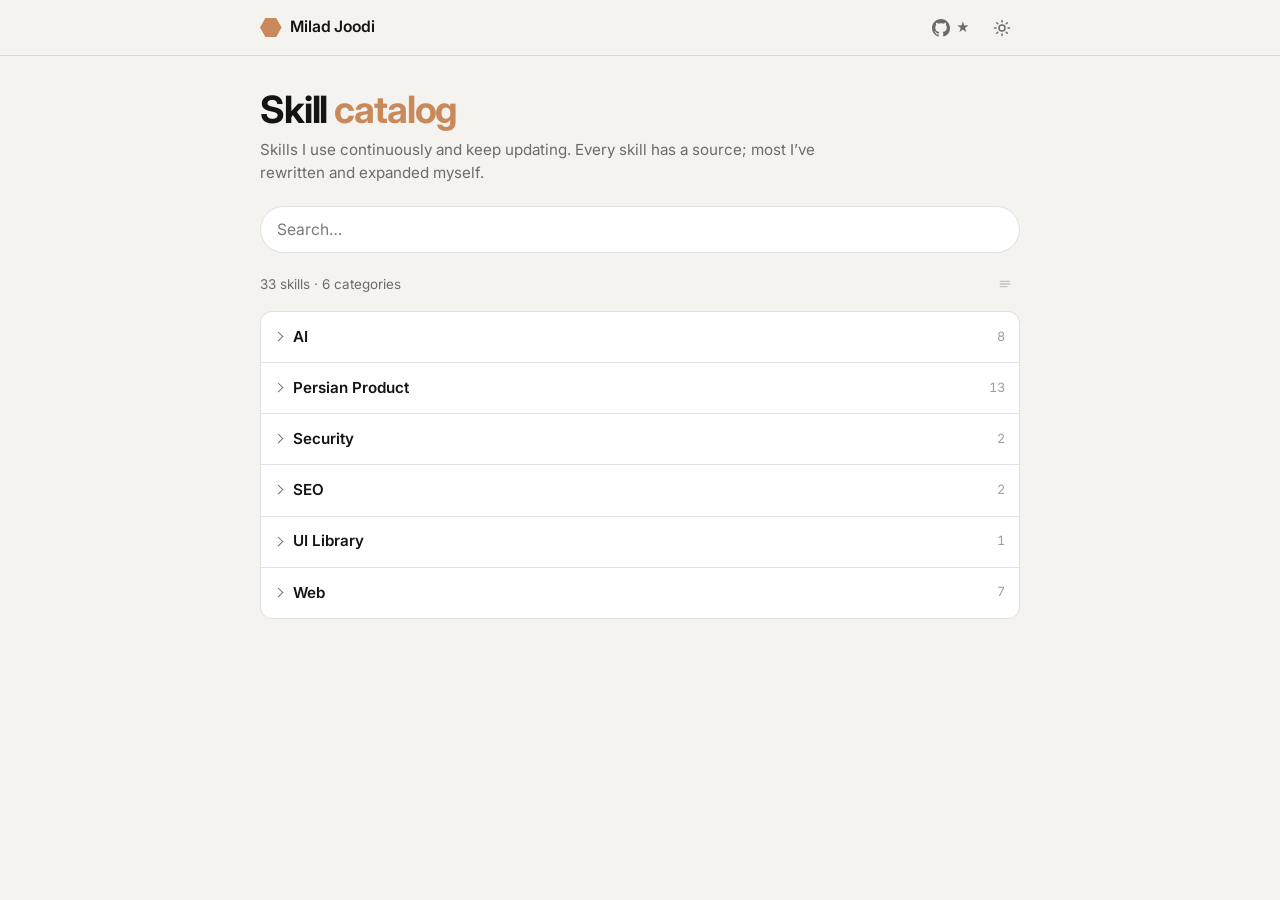
<file: index.html>
<!DOCTYPE html>
<html lang="en">
  <head>
    <meta charset="UTF-8" />
    <meta name="viewport" content="width=device-width, initial-scale=1.0" />
    <meta
      name="description"
      content="Milad Joodi’s skill catalog—agent skills I use continuously, keep updated, and mostly rewrite myself."
    />
    <title>Milad Joodi · Skill catalog</title>
    <link rel="preconnect" href="https://fonts.googleapis.com" />
    <link rel="preconnect" href="https://fonts.gstatic.com" crossorigin />
    <link
      href="https://fonts.googleapis.com/css2?family=Inter:wght@400;500;600;700&display=swap"
      rel="stylesheet"
    />
    <link rel="stylesheet" href="css/main.css" />
    <link rel="stylesheet" href="css/components.css" />
    <link rel="stylesheet" href="css/responsive.css" />
    <link rel="icon" href="assets/icons/favicon.svg" type="image/svg+xml" />
    <script>
      (function () {
        var stored = localStorage.getItem("agent-skills-theme");
        var theme =
          stored ||
          (window.matchMedia("(prefers-color-scheme: dark)").matches
            ? "dark"
            : "light");
        document.documentElement.setAttribute("data-theme", theme);
      })();
    </script>
  </head>
  <body>
    <a class="skip-link" href="#main">Skip to content</a>

    <header class="site-header">
      <div class="container header-inner">
        <a class="brand" href="index.html">
          <span class="brand-mark" aria-hidden="true"></span>
          Milad Joodi
        </a>
        <div class="site-nav">
          <a
            class="github-link"
            id="github-stars"
            href="https://github.com/MiladJoodi/agent-skills"
            target="_blank"
            rel="noopener noreferrer"
            aria-label="Star on GitHub"
          >
            <svg class="github-octicon" viewBox="0 0 16 16" width="18" height="18" aria-hidden="true">
              <path
                fill="currentColor"
                d="M8 0C3.58 0 0 3.58 0 8c0 3.54 2.29 6.53 5.47 7.59.4.07.55-.17.55-.38 0-.19-.01-.82-.01-1.49-2.01.37-2.53-.49-2.69-.94-.09-.23-.48-.94-.82-1.13-.28-.15-.68-.52-.01-.53.63-.01 1.08.58 1.23.82.72 1.21 1.87.87 2.33.66.07-.52.28-.87.51-1.07-1.78-.2-3.64-.89-3.64-3.95 0-.87.31-1.59.82-2.15-.08-.2-.36-1.02.08-2.12 0 0 .67-.21 2.2.82.64-.18 1.32-.27 2-.27s1.36.09 2 .27c1.53-1.04 2.2-.82 2.2-.82.44 1.1.16 1.92.08 2.12.51.56.82 1.27.82 2.15 0 3.07-1.87 3.75-3.65 3.95.29.25.54.73.54 1.48 0 1.07-.01 1.93-.01 2.2 0 .21.15.46.55.38A8.01 8.01 0 0 0 16 8c0-4.42-3.58-8-8-8z"
              />
            </svg>
            <span class="github-star-count" id="github-star-count">–</span>
          </a>
          <button
            type="button"
            class="theme-toggle"
            id="theme-toggle"
            aria-label="Toggle color theme"
          >
            <span class="theme-toggle-icons" aria-hidden="true">
              <svg class="theme-icon theme-icon-sun" viewBox="0 0 24 24" width="18" height="18" fill="none">
                <circle cx="12" cy="12" r="4" stroke="currentColor" stroke-width="2" />
                <path
                  stroke="currentColor"
                  stroke-width="2"
                  stroke-linecap="round"
                  d="M12 2v2M12 20v2M2 12h2M20 12h2M4.93 4.93l1.41 1.41M17.66 17.66l1.41 1.41M4.93 19.07l1.41-1.41M17.66 6.34l1.41-1.41"
                />
              </svg>
              <svg class="theme-icon theme-icon-moon" viewBox="0 0 24 24" width="18" height="18" fill="none">
                <path
                  stroke="currentColor"
                  stroke-width="2"
                  stroke-linecap="round"
                  stroke-linejoin="round"
                  d="M12 3a6 6 0 0 0 9 9 9 9 0 1 1-9-9Z"
                />
              </svg>
            </span>
          </button>
        </div>
      </div>
    </header>

    <main id="main">
      <section id="catalog" class="catalog catalog-home" aria-labelledby="catalog-title">
        <div class="container">
          <div class="section-head">
            <h1 id="catalog-title">Skill <span class="accent">catalog</span></h1>
            <p class="section-lead">
              Skills I use continuously and keep updating. Every skill has a source;
              most I’ve rewritten and expanded myself.
            </p>
          </div>

          <div class="toolbar">
            <label class="search-field">
              <span class="visually-hidden">Search skills</span>
              <input
                type="search"
                id="search-input"
                placeholder="Search…"
                autocomplete="off"
              />
            </label>
          </div>

          <div class="results-bar">
            <p class="results-meta" id="results-meta" aria-live="polite">Loading skills…</p>
            <button
              type="button"
              class="collapse-all-btn"
              id="collapse-all"
              aria-label="Collapse all categories"
              title="Collapse all"
              hidden
            >
              <svg viewBox="0 0 24 24" width="16" height="16" fill="none" aria-hidden="true">
                <path
                  stroke="currentColor"
                  stroke-width="2"
                  stroke-linecap="round"
                  stroke-linejoin="round"
                  d="M5 8h14M5 12h14M5 16h10"
                />
              </svg>
            </button>
          </div>
          <ul class="skills-tree" id="skills-grid"></ul>
          <p class="empty-state" id="empty-state" hidden>No skills match.</p>
        </div>
      </section>
    </main>

    <div id="skill-drawer" class="skill-drawer" hidden>
      <div class="drawer-backdrop" id="drawer-backdrop"></div>
      <aside
        class="drawer-panel"
        id="drawer-panel"
        role="dialog"
        aria-modal="true"
        aria-labelledby="drawer-title"
      >
        <header class="drawer-header">
          <div class="drawer-heading">
            <h2 id="drawer-title">Skill</h2>
            <div class="drawer-sub" id="drawer-sub"></div>
          </div>
          <button type="button" class="drawer-close" id="drawer-close" aria-label="Close">
            ×
          </button>
        </header>
        <div class="drawer-body" id="drawer-body"></div>
      </aside>
    </div>

    <script src="js/skills-data.js"></script>
    <script src="js/app.js"></script>
  </body>
</html>
</file>
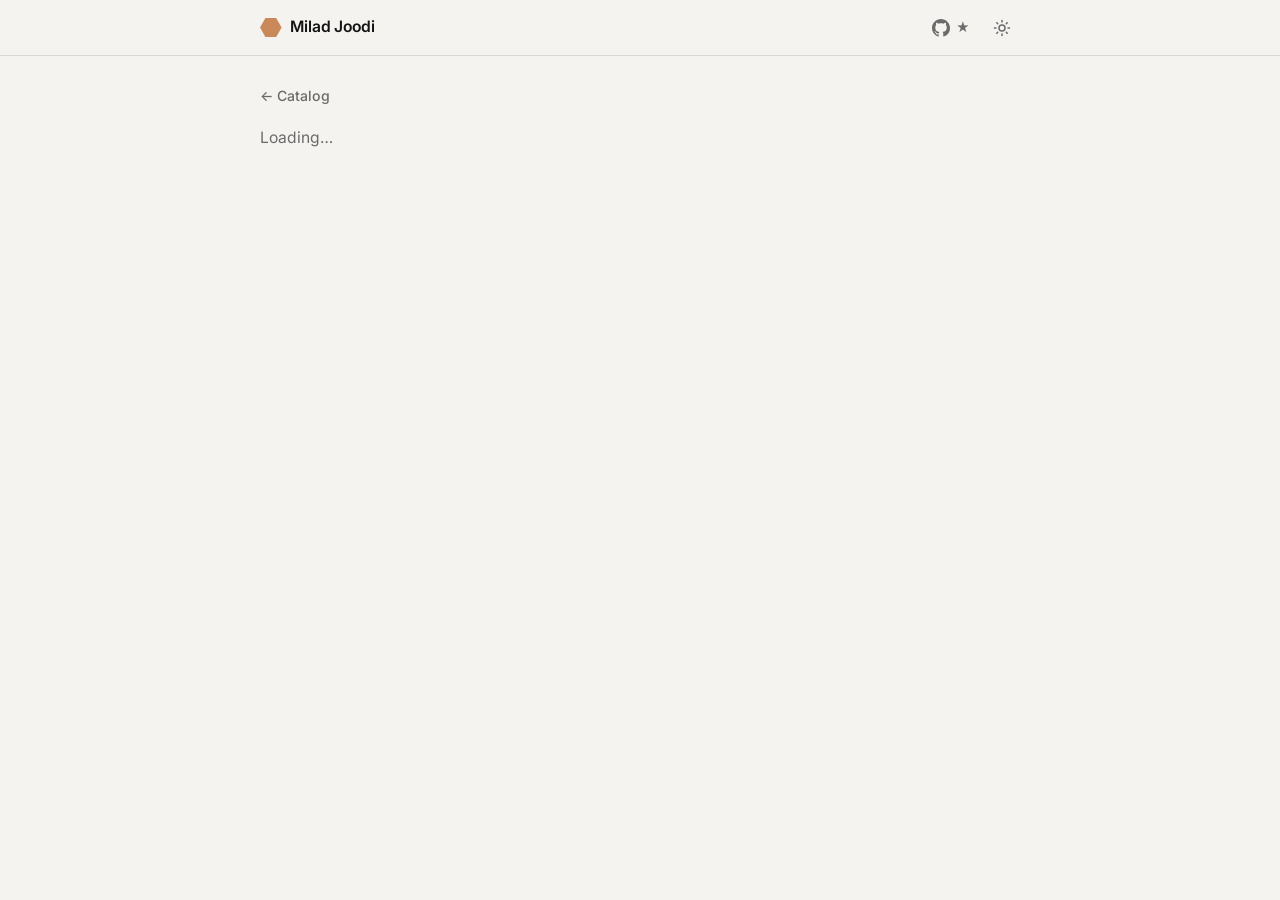
<file: pages/skill.html>
<!DOCTYPE html>
<html lang="en">
  <head>
    <meta charset="UTF-8" />
    <meta name="viewport" content="width=device-width, initial-scale=1.0" />
    <meta name="description" content="Download this Agent Skill" />
    <title>Skill · Milad Joodi</title>
    <link rel="preconnect" href="https://fonts.googleapis.com" />
    <link rel="preconnect" href="https://fonts.gstatic.com" crossorigin />
    <link
      href="https://fonts.googleapis.com/css2?family=Inter:wght@400;500;600;700&display=swap"
      rel="stylesheet"
    />
    <link rel="stylesheet" href="../css/main.css" />
    <link rel="stylesheet" href="../css/components.css" />
    <link rel="stylesheet" href="../css/responsive.css" />
    <link rel="icon" href="../assets/icons/favicon.svg" type="image/svg+xml" />
    <script>
      (function () {
        var stored = localStorage.getItem("agent-skills-theme");
        var theme =
          stored ||
          (window.matchMedia("(prefers-color-scheme: dark)").matches
            ? "dark"
            : "light");
        document.documentElement.setAttribute("data-theme", theme);
      })();
    </script>
  </head>
  <body class="page-skill">
    <a class="skip-link" href="#main">Skip to content</a>

    <header class="site-header">
      <div class="container header-inner">
        <a class="brand" href="../index.html">
          <span class="brand-mark" aria-hidden="true"></span>
          Milad Joodi
        </a>
        <div class="site-nav">
          <a
            class="github-link"
            id="github-stars"
            href="https://github.com/MiladJoodi/agent-skills"
            target="_blank"
            rel="noopener noreferrer"
            aria-label="Star on GitHub"
          >
            <svg class="github-octicon" viewBox="0 0 16 16" width="18" height="18" aria-hidden="true">
              <path
                fill="currentColor"
                d="M8 0C3.58 0 0 3.58 0 8c0 3.54 2.29 6.53 5.47 7.59.4.07.55-.17.55-.38 0-.19-.01-.82-.01-1.49-2.01.37-2.53-.49-2.69-.94-.09-.23-.48-.94-.82-1.13-.28-.15-.68-.52-.01-.53.63-.01 1.08.58 1.23.82.72 1.21 1.87.87 2.33.66.07-.52.28-.87.51-1.07-1.78-.2-3.64-.89-3.64-3.95 0-.87.31-1.59.82-2.15-.08-.2-.36-1.02.08-2.12 0 0 .67-.21 2.2.82.64-.18 1.32-.27 2-.27s1.36.09 2 .27c1.53-1.04 2.2-.82 2.2-.82.44 1.1.16 1.92.08 2.12.51.56.82 1.27.82 2.15 0 3.07-1.87 3.75-3.65 3.95.29.25.54.73.54 1.48 0 1.07-.01 1.93-.01 2.2 0 .21.15.46.55.38A8.01 8.01 0 0 0 16 8c0-4.42-3.58-8-8-8z"
              />
            </svg>
            <span class="github-star-count" id="github-star-count">–</span>
          </a>
          <button
            type="button"
            class="theme-toggle"
            id="theme-toggle"
            aria-label="Toggle color theme"
          >
            <span class="theme-toggle-icons" aria-hidden="true">
              <svg class="theme-icon theme-icon-sun" viewBox="0 0 24 24" width="18" height="18" fill="none">
                <circle cx="12" cy="12" r="4" stroke="currentColor" stroke-width="2" />
                <path
                  stroke="currentColor"
                  stroke-width="2"
                  stroke-linecap="round"
                  d="M12 2v2M12 20v2M2 12h2M20 12h2M4.93 4.93l1.41 1.41M17.66 17.66l1.41 1.41M4.93 19.07l1.41-1.41M17.66 6.34l1.41-1.41"
                />
              </svg>
              <svg class="theme-icon theme-icon-moon" viewBox="0 0 24 24" width="18" height="18" fill="none">
                <path
                  stroke="currentColor"
                  stroke-width="2"
                  stroke-linecap="round"
                  stroke-linejoin="round"
                  d="M12 3a6 6 0 0 0 9 9 9 9 0 1 1-9-9Z"
                />
              </svg>
            </span>
          </button>
        </div>
      </div>
    </header>

    <main id="main" class="skill-page">
      <div class="container">
        <p class="back-link">
          <a href="../index.html">← Catalog</a>
        </p>
        <article id="skill-detail" class="skill-detail" aria-live="polite">
          <p class="loading-state">Loading…</p>
        </article>
      </div>
    </main>

    <script src="../js/skills-data.js"></script>
    <script src="../js/app.js"></script>
  </body>
</html>
</file>
<file: css/main.css>
/* Visual language inspired by cultofclaude.com — personal archive, not marketplace */
:root {
  --font-display: Inter, system-ui, -apple-system, sans-serif;
  --font-body: Inter, system-ui, -apple-system, sans-serif;

  /* Light */
  --bg: #f4f3ef;
  --bg-elevated: #ffffff;
  --ink: #141414;
  --ink-muted: #6b6b6b;
  --line: rgba(20, 20, 20, 0.12);
  --accent: #c9895a;
  --accent-soft: #f0e4d6;
  --accent-ink: #8a5a34;
  --warn: #b45309;
  --radius: 12px;
  --header-h: 3.5rem;
  --max: 760px;
}

html[data-theme="dark"] {
  /* cultofclaude-like charcoal + warm tan */
  --bg: #08080c;
  --bg-elevated: #121218;
  --ink: #eeeef0;
  --ink-muted: #9a9aa3;
  --line: rgba(255, 255, 255, 0.1);
  --accent: #d4a373;
  --accent-soft: #2a2218;
  --accent-ink: #e4c29a;
  --warn: #f0b47a;
}

*,
*::before,
*::after {
  box-sizing: border-box;
}

html {
  scroll-behavior: smooth;
}

body {
  margin: 0;
  min-height: 100vh;
  font-family: var(--font-body);
  font-size: 0.98rem;
  line-height: 1.55;
  color: var(--ink);
  background: var(--bg);
  text-rendering: optimizeLegibility;
  -webkit-font-smoothing: antialiased;
}

img {
  max-width: 100%;
  display: block;
}

a {
  color: var(--accent);
  text-decoration-thickness: 1px;
  text-underline-offset: 0.15em;
}

a:hover {
  color: var(--accent-ink);
}

code {
  font-family: ui-monospace, "SF Mono", "Cascadia Code", monospace;
  font-size: 0.86em;
  padding: 0.12em 0.35em;
  border-radius: 6px;
  background: var(--accent-soft);
  color: var(--accent-ink);
  border: 1px solid var(--line);
}

.container {
  width: min(100% - 2rem, var(--max));
  margin-inline: auto;
}

.visually-hidden {
  position: absolute;
  width: 1px;
  height: 1px;
  padding: 0;
  margin: -1px;
  overflow: hidden;
  clip: rect(0, 0, 0, 0);
  white-space: nowrap;
  border: 0;
}

.skip-link {
  position: absolute;
  left: 1rem;
  top: -4rem;
  z-index: 100;
  padding: 0.5rem 0.85rem;
  background: var(--accent);
  color: #111;
  border-radius: 8px;
  text-decoration: none;
  font-weight: 600;
}

.skip-link:focus {
  top: 1rem;
}

.site-header {
  position: sticky;
  top: 0;
  z-index: 50;
  height: var(--header-h);
  background: color-mix(in srgb, var(--bg) 88%, transparent);
  backdrop-filter: blur(10px);
  border-bottom: 1px solid var(--line);
}

.header-inner {
  height: 100%;
  display: flex;
  align-items: center;
  justify-content: space-between;
  gap: 1rem;
}

.brand {
  display: inline-flex;
  align-items: center;
  gap: 0.55rem;
  color: var(--ink);
  text-decoration: none;
  font-weight: 600;
  font-size: 0.98rem;
  letter-spacing: -0.01em;
}

.brand:hover {
  color: var(--accent);
}

.brand-mark {
  width: 1.35rem;
  height: 1.35rem;
  clip-path: polygon(25% 6%, 75% 6%, 100% 50%, 75% 94%, 25% 94%, 0 50%);
  background: var(--accent);
}

.site-nav {
  display: flex;
  align-items: center;
  gap: 0.25rem;
}

.github-link,
.theme-toggle {
  display: inline-flex;
  align-items: center;
  justify-content: center;
  min-width: 2.25rem;
  height: 2.25rem;
  padding: 0 0.55rem;
  border: 1px solid transparent;
  border-radius: 0.5rem;
  background: transparent;
  color: var(--ink-muted);
  text-decoration: none;
  font-size: 0.82rem;
  font-weight: 600;
  font-variant-numeric: tabular-nums;
  cursor: pointer;
  transition:
    color 0.18s ease,
    background 0.18s ease,
    border-color 0.18s ease;
}

.github-link {
  gap: 0.35rem;
}

.github-link:hover,
.theme-toggle:hover {
  color: var(--accent-ink);
  background: color-mix(in srgb, var(--accent-soft) 70%, transparent);
  border-color: transparent;
}

.github-link svg,
.theme-toggle svg {
  display: block;
  flex-shrink: 0;
  width: 1.125rem;
  height: 1.125rem;
}

.github-star-count {
  min-width: 0.9rem;
  line-height: 1;
}

.section-head {
  margin-bottom: 1.35rem;
}

.section-kicker {
  margin: 0 0 0.55rem;
  color: var(--accent);
  font-size: 0.78rem;
  font-weight: 600;
  letter-spacing: 0.06em;
  text-transform: uppercase;
}

.section-lead {
  margin: 0;
  max-width: 36rem;
  color: var(--ink-muted);
  font-size: 0.95rem;
  line-height: 1.55;
}

@media (prefers-reduced-motion: reduce) {
  html {
    scroll-behavior: auto;
  }

  .tree-caret,
  .tree-skills-panel,
  .tree-skills {
    transition: none !important;
  }
}
</file>
<file: css/components.css>
.theme-toggle {
  min-width: 2.25rem;
  padding: 0;
  color: var(--ink-muted);
}

.theme-toggle-icons {
  position: relative;
  width: 1.125rem;
  height: 1.125rem;
  display: grid;
  place-items: center;
}

.theme-icon {
  grid-area: 1 / 1;
  display: block;
  width: 1.125rem;
  height: 1.125rem;
  transition: opacity 0.28s ease, transform 0.35s cubic-bezier(0.34, 1.4, 0.64, 1);
}

.theme-icon-sun {
  opacity: 1;
  transform: rotate(0deg) scale(1);
}

.theme-icon-moon {
  opacity: 0;
  transform: rotate(-50deg) scale(0.4);
}

html[data-theme="dark"] .theme-icon-sun {
  opacity: 0;
  transform: rotate(50deg) scale(0.4);
}

html[data-theme="dark"] .theme-icon-moon {
  opacity: 1;
  transform: rotate(0deg) scale(1);
}

.btn {
  display: inline-flex;
  align-items: center;
  justify-content: center;
  gap: 0.35rem;
  min-height: 2.35rem;
  padding: 0.45rem 0.95rem;
  border-radius: 999px;
  border: 1px solid transparent;
  font: inherit;
  font-weight: 600;
  font-size: 0.9rem;
  text-decoration: none;
  cursor: pointer;
}

.btn-primary {
  background: var(--accent);
  color: #141414;
}

.btn-primary:hover {
  color: #141414;
  filter: brightness(1.05);
}

.btn-ghost {
  background: transparent;
  border-color: var(--line);
  color: var(--ink);
}

.btn-ghost:hover {
  border-color: color-mix(in srgb, var(--accent) 50%, var(--line));
  color: var(--accent-ink);
}

.btn-small {
  min-height: 1.9rem;
  padding: 0.28rem 0.7rem;
  font-size: 0.8rem;
  font-weight: 500;
}

.toolbar {
  display: grid;
  gap: 0.85rem;
  margin-bottom: 1rem;
}

.search-field input {
  width: 100%;
  min-height: 2.75rem;
  padding: 0.65rem 1rem;
  border: 1px solid var(--line);
  border-radius: 999px;
  background: var(--bg-elevated);
  color: var(--ink);
  font: inherit;
}

.search-field input::placeholder {
  color: color-mix(in srgb, var(--ink-muted) 90%, transparent);
}

.search-field input:focus {
  outline: 2px solid color-mix(in srgb, var(--accent) 55%, transparent);
  outline-offset: 1px;
}

.category-chips {
  display: flex;
  flex-wrap: wrap;
  gap: 0.4rem;
}

.chip {
  min-height: 1.9rem;
  padding: 0.22rem 0.7rem;
  border-radius: 999px;
  border: 1px solid var(--line);
  background: transparent;
  color: var(--ink-muted);
  font: inherit;
  font-size: 0.8rem;
  font-weight: 500;
  cursor: pointer;
}

.chip:hover {
  color: var(--ink);
  border-color: color-mix(in srgb, var(--accent) 40%, var(--line));
}

.chip[aria-pressed="true"] {
  background: var(--accent-soft);
  border-color: color-mix(in srgb, var(--accent) 45%, var(--line));
  color: var(--accent-ink);
}

.catalog-home {
  padding: 2rem 0 12rem;
}

.catalog-home .section-head h1 {
  margin: 0 0 0.4rem;
  font-size: clamp(1.85rem, 3.4vw, 2.35rem);
  font-weight: 700;
  letter-spacing: -0.03em;
  line-height: 1.15;
}

.catalog-home .section-head .section-kicker {
  margin-bottom: 0.65rem;
}

.catalog-home .section-head h1 .accent {
  color: var(--accent);
}

.results-bar {
  display: flex;
  align-items: center;
  justify-content: space-between;
  gap: 0.75rem;
  margin: 0 0 0.75rem;
  min-height: 1.5rem;
}

.results-meta {
  margin: 0;
  color: var(--ink-muted);
  font-size: 0.84rem;
}

.collapse-all-btn {
  flex: 0 0 auto;
  display: inline-flex;
  align-items: center;
  justify-content: center;
  width: 1.85rem;
  height: 1.85rem;
  padding: 0;
  border: 1px solid transparent;
  border-radius: 0.45rem;
  background: transparent;
  color: var(--ink-muted);
  cursor: pointer;
  opacity: 0.35;
  transition:
    opacity 0.22s ease,
    color 0.22s ease,
    border-color 0.22s ease,
    background 0.22s ease;
}

.collapse-all-btn[hidden] {
  display: none;
}

.collapse-all-btn.is-active {
  opacity: 1;
  color: var(--accent);
  border-color: color-mix(in srgb, var(--accent) 35%, var(--line));
  background: color-mix(in srgb, var(--accent-soft) 55%, transparent);
}

.collapse-all-btn.is-active:hover {
  color: var(--accent-ink);
  border-color: color-mix(in srgb, var(--accent) 55%, var(--line));
}

.collapse-all-btn:not(.is-active) {
  pointer-events: none;
}

.collapse-all-btn svg {
  display: block;
}

.skills-tree {
  list-style: none;
  margin: 0;
  padding: 0;
  border: 1px solid var(--line);
  border-radius: var(--radius);
  background: var(--bg-elevated);
  overflow: hidden;
}

.tree-group + .tree-group {
  border-top: 1px solid var(--line);
}

.tree-group-toggle {
  width: 100%;
  display: flex;
  align-items: center;
  gap: 0.65rem;
  padding: 0.8rem 0.9rem;
  border: 0;
  background: transparent;
  color: var(--ink);
  font: inherit;
  font-weight: 600;
  font-size: 0.95rem;
  cursor: pointer;
  text-align: left;
}

.tree-group-toggle:hover {
  background: color-mix(in srgb, var(--accent-soft) 35%, transparent);
}

.tree-caret {
  width: 0.45rem;
  height: 0.45rem;
  border-right: 1.5px solid var(--ink-muted);
  border-bottom: 1.5px solid var(--ink-muted);
  transform: rotate(-45deg);
  transition: transform 0.28s ease;
  flex-shrink: 0;
}

.tree-group.is-open > .tree-group-toggle .tree-caret {
  transform: rotate(45deg);
}

.tree-group-name {
  flex: 1;
}

.tree-group-count {
  font-size: 0.8rem;
  font-weight: 400;
  color: var(--ink-muted);
  opacity: 0.65;
  font-variant-numeric: tabular-nums;
}

.tree-skills-panel {
  display: grid;
  grid-template-rows: 0fr;
  transition: grid-template-rows 0.32s ease;
}

.tree-group.is-open > .tree-skills-panel {
  grid-template-rows: 1fr;
}

.tree-skills-panel > .tree-skills {
  overflow: hidden;
  min-height: 0;
}

.tree-skills {
  list-style: none;
  margin: 0;
  padding: 0;
  border-top: 1px solid transparent;
  opacity: 0;
  transition:
    opacity 0.22s ease,
    border-color 0.32s ease,
    padding 0.32s ease;
}

.tree-group.is-open > .tree-skills-panel > .tree-skills {
  padding: 0 0 0.35rem;
  border-top-color: var(--line);
  opacity: 1;
}

.tree-skill {
  display: flex;
  align-items: center;
  gap: 0.35rem;
  padding-inline-end: 0.45rem;
}

.tree-skill:hover {
  background: color-mix(in srgb, var(--accent-soft) 40%, transparent);
}

.tree-skill-btn {
  flex: 1;
  min-width: 0;
  display: flex;
  align-items: center;
  gap: 0.65rem;
  padding: 0.55rem 0.5rem 0.55rem 1.85rem;
  border: 0;
  background: transparent;
  color: inherit;
  font: inherit;
  cursor: pointer;
  text-align: left;
}

.tree-skill-dl {
  flex: 0 0 auto;
  display: inline-flex;
  align-items: center;
  justify-content: center;
  width: 2.35rem;
  height: 2.35rem;
  padding: 0;
  border: 0;
  border-radius: 0.5rem;
  background: transparent;
  color: var(--ink-muted);
  cursor: pointer;
}

.tree-skill-dl:hover {
  color: var(--accent);
  background: color-mix(in srgb, var(--accent-soft) 55%, transparent);
}

.tree-skill-dl svg {
  display: block;
}

.skill-row-icon {
  flex: 0 0 auto;
  display: grid;
  place-items: center;
  width: 1.25rem;
  height: 1.25rem;
  color: var(--accent);
  opacity: 0.9;
}

.skill-row-icon svg {
  display: block;
}

.tree-skill-text {
  display: flex;
  align-items: baseline;
  min-width: 0;
  flex: 1;
}

.skill-title {
  font-weight: 500;
  font-size: 0.9rem;
  letter-spacing: -0.01em;
  overflow: hidden;
  text-overflow: ellipsis;
  white-space: nowrap;
}

.skill-slug {
  flex: 0 0 auto;
  margin-inline-start: auto;
  font-family: ui-monospace, "SF Mono", "Cascadia Code", monospace;
  font-size: 0.72rem;
  font-weight: 400;
  color: var(--ink-muted);
  white-space: nowrap;
}

/* Drawer */
body.drawer-open {
  overflow: hidden;
}

.skill-drawer {
  position: fixed;
  inset: 0;
  z-index: 80;
}

.drawer-backdrop {
  position: absolute;
  inset: 0;
  background: rgba(0, 0, 0, 0.45);
  opacity: 0;
  transition: opacity 0.2s ease;
}

.drawer-panel {
  position: absolute;
  top: 0;
  right: 0;
  width: min(100%, 420px);
  height: 100%;
  background: var(--bg-elevated);
  border-left: 1px solid var(--line);
  transform: translateX(100%);
  transition: transform 0.22s ease;
  display: flex;
  flex-direction: column;
}

.skill-drawer.is-open .drawer-backdrop {
  opacity: 1;
}

.skill-drawer.is-open .drawer-panel {
  transform: translateX(0);
}

.drawer-header {
  display: flex;
  align-items: flex-start;
  justify-content: space-between;
  gap: 0.75rem;
  padding: 1.1rem 1.1rem 0.85rem;
  border-bottom: 1px solid var(--line);
}

.drawer-heading {
  min-width: 0;
  flex: 1;
}

.drawer-header h2 {
  margin: 0;
  font-size: 1.2rem;
  font-weight: 700;
  letter-spacing: -0.02em;
  line-height: 1.25;
}

.drawer-sub {
  display: flex;
  flex-wrap: wrap;
  align-items: center;
  gap: 0.45rem 0.7rem;
  margin-top: 0.35rem;
}

.source-verified {
  display: inline-flex;
  align-items: center;
  gap: 0.28rem;
  color: var(--ink-muted);
  font-size: 0.78rem;
  font-weight: 500;
  text-decoration: none;
  line-height: 1.2;
}

a.source-verified:hover {
  color: var(--ink);
}

.source-check {
  flex-shrink: 0;
  display: block;
  color: color-mix(in srgb, var(--accent) 55%, var(--ink-muted));
  opacity: 0.85;
}

.drawer-cat {
  color: var(--ink-muted);
  font-size: 0.78rem;
}

.drawer-cat::before {
  content: "·";
  margin-inline-end: 0.55rem;
  opacity: 0.55;
}

.drawer-close {
  width: 2rem;
  height: 2rem;
  border: 1px solid var(--line);
  border-radius: 999px;
  background: transparent;
  color: var(--ink-muted);
  font-size: 1.25rem;
  line-height: 1;
  cursor: pointer;
}

.drawer-close:hover {
  color: var(--ink);
  border-color: color-mix(in srgb, var(--accent) 40%, var(--line));
}

.drawer-body {
  padding: 1rem 1.1rem 1.5rem;
  overflow: auto;
  flex: 1;
}

.drawer-slug {
  margin: 0 0 0.55rem;
  font-family: ui-monospace, "SF Mono", monospace;
  font-size: 0.8rem;
  color: var(--ink-muted);
}

.drawer-summary {
  margin: 0 0 1rem;
  color: var(--ink-muted);
  font-size: 0.92rem;
  line-height: 1.5;
}

.drawer-section {
  margin-top: 1.35rem;
  margin-bottom: 0.25rem;
}

.drawer-section h3 {
  margin: 0 0 0.4rem;
  font-size: 0.82rem;
  font-weight: 600;
  color: var(--ink);
}

.drawer-help {
  margin: 0 0 0.75rem;
  color: var(--ink-muted);
  font-size: 0.86rem;
  line-height: 1.5;
}

.install-tabs {
  display: flex;
  flex-wrap: wrap;
  gap: 0.15rem 0.85rem;
  margin-bottom: 0.65rem;
  border-bottom: 1px solid var(--line);
}

.install-tab {
  margin: 0;
  padding: 0.35rem 0;
  border: 0;
  border-bottom: 1.5px solid transparent;
  margin-bottom: -1px;
  background: transparent;
  color: var(--ink-muted);
  font: inherit;
  font-size: 0.82rem;
  font-weight: 500;
  cursor: pointer;
}

.install-tab:hover {
  color: var(--ink);
}

.install-tab.is-active {
  color: var(--ink);
  border-bottom-color: var(--accent);
}

.install-panel {
  margin: 0;
}

.drawer-cmd-row {
  display: flex;
  align-items: stretch;
  gap: 0.35rem;
}

.drawer-cmd-row code {
  flex: 1;
  min-width: 0;
  display: block;
  padding: 0.65rem 0.75rem;
  border-radius: 8px;
  border: 1px solid var(--line);
  background: var(--bg);
  font-size: 0.78rem;
  line-height: 1.4;
  word-break: break-all;
}

.copy-icon-btn {
  flex: 0 0 auto;
  width: 2.25rem;
  display: inline-flex;
  align-items: center;
  justify-content: center;
  border: 1px solid var(--line);
  border-radius: 8px;
  background: transparent;
  color: var(--ink-muted);
  cursor: pointer;
}

.copy-icon-btn:hover {
  color: var(--ink);
}

.copy-icon-btn .copied-icon {
  display: none;
}

.copy-icon-btn.is-copied {
  color: var(--accent);
}

.copy-icon-btn.is-copied .copy-icon {
  display: none;
}

.copy-icon-btn.is-copied .copied-icon {
  display: block;
}

.skill-slug-line {
  margin: 0 0 0.4rem;
  font-family: ui-monospace, "SF Mono", "Cascadia Code", monospace;
  font-size: 0.8rem;
  color: var(--ink-muted);
}

.empty-state {
  margin: 1.25rem 0 0;
  padding: 1rem;
  border: 1px dashed var(--line);
  border-radius: var(--radius);
  color: var(--ink-muted);
  text-align: center;
  font-size: 0.9rem;
}

.skill-page {
  padding: 1.75rem 0 3rem;
  min-height: calc(100svh - var(--header-h));
}

.skill-page > .container {
  max-width: var(--max);
}

.back-link {
  margin: 0 0 1.1rem;
}

.back-link a {
  color: var(--ink-muted);
  text-decoration: none;
  font-weight: 500;
  font-size: 0.88rem;
}

.back-link a:hover {
  color: var(--accent);
}

.skill-detail {
  padding: 0;
  border: none;
  background: transparent;
}

.skill-detail h1 {
  margin: 0 0 0.5rem;
  font-size: clamp(1.6rem, 4vw, 2rem);
  font-weight: 700;
  letter-spacing: -0.03em;
  line-height: 1.15;
}

.skill-detail .summary {
  margin: 0 0 1.35rem;
  color: var(--ink-muted);
  font-size: 0.98rem;
  max-width: 42ch;
}

.btn-download {
  width: 100%;
  min-height: 2.7rem;
  margin-bottom: 1.5rem;
  border-radius: 999px;
  color: #141414;
}

.btn-download:hover {
  color: #141414;
}

.install-steps {
  margin: 0;
  padding: 0;
  list-style: none;
  display: grid;
  counter-reset: install;
}

.install-steps li {
  position: relative;
  padding: 0.75rem 0 0.75rem 2.35rem;
  border-top: 1px solid var(--line);
  font-weight: 500;
  font-size: 0.92rem;
}

.install-steps li:last-child {
  border-bottom: 1px solid var(--line);
}

.install-steps li::before {
  counter-increment: install;
  content: counter(install);
  position: absolute;
  left: 0;
  top: 0.75rem;
  width: 1.5rem;
  height: 1.5rem;
  display: grid;
  place-items: center;
  border-radius: 999px;
  background: var(--accent-soft);
  color: var(--accent-ink);
  font-size: 0.75rem;
  font-weight: 700;
}

.path-row {
  display: flex;
  flex-wrap: wrap;
  align-items: center;
  gap: 0.45rem;
  margin-top: 0.45rem;
}

.path-row code {
  flex: 1 1 12rem;
  display: block;
  padding: 0.55rem 0.7rem;
  border-radius: 10px;
  background: var(--bg-elevated);
  border: 1px solid var(--line);
  word-break: break-all;
  font-size: 0.8rem;
}

.loading-state,
.error-state {
  margin: 0;
  color: var(--ink-muted);
}

.error-state {
  color: var(--warn);
}
</file>
<file: css/responsive.css>
@media (max-width: 640px) {

  .skill-slug {
    display: none;
  }

  .catalog-home {
    padding-top: 1.5rem;
  }

  .drawer-panel {
    width: 100%;
  }
}
</file>
